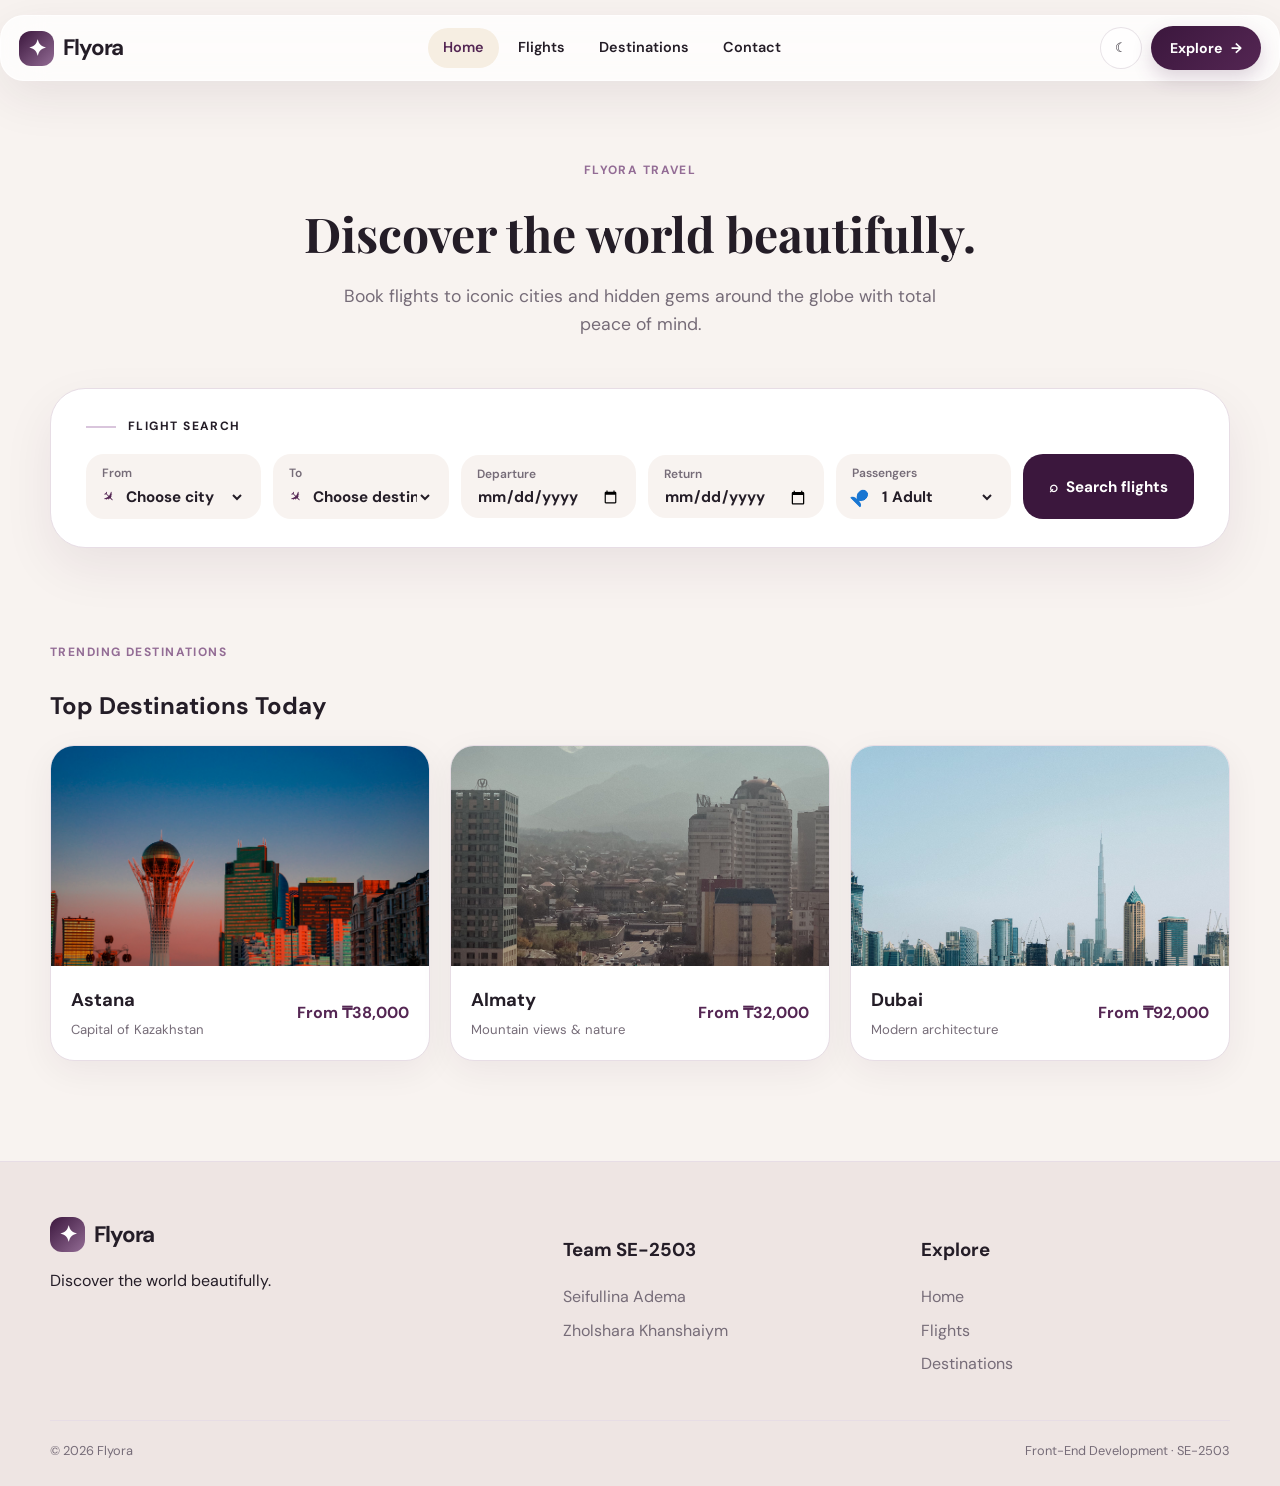
<file: Flyora-main/index.html>
<!DOCTYPE html>
<html lang="en">

<head>
  <meta charset="UTF-8">
  <meta name="viewport" content="width=device-width, initial-scale=1.0">
  <title>Flyora — Discover the world beautifully</title>
  <link rel="stylesheet" href="css/style.css">
</head>

<body>

<header class="header">
  <div class="nav-container">
    <a href="index.html" class="logo">
      <span class="logo-symbol">✦</span>
      Flyora
    </a>

    <nav class="navigation">
      <a href="index.html" class="active">Home</a>
      <a href="flights.html">Flights</a>
      <a href="destinations.html">Destinations</a>
      <a href="contact.html">Contact</a>
    </nav>

    <div class="nav-actions">
      <button class="theme-button" id="themeToggle">☾</button>
      <a href="flights.html" class="explore-button">
        Explore <span>→</span>
      </a>
    </div>
  </div>
</header>

<main>


  <section class="inner-hero">
    <div class="container">
      <span class="section-label">FLYORA TRAVEL</span>
      <h1>Discover the world beautifully.</h1>
      <p>Book flights to iconic cities and hidden gems around the globe with total peace of mind.</p>
    </div>
  </section>


  <section class="search-section">
    <div class="container">
      <div class="search-card">
        <div class="search-title">
          <span class="title-line"></span>
          <span class="title-text">FLIGHT SEARCH</span>
        </div>

        <form id="flightSearch" class="search-form">

          <div class="input-box">
            <label>From</label>
            <div class="input-field">
              <span class="icon">✈</span>
              <select id="from" required>
                <option value="" disabled selected>Choose city</option>
                <option value="Astana">Astana</option>
                <option value="Almaty">Almaty</option>
                <option value="Shymkent">Shymkent</option>
              </select>
            </div>
          </div>

          <div class="input-box">
            <label>To</label>
            <div class="input-field">
              <span class="icon">✈</span>
              <select id="to" required>
                <option value="" disabled selected>Choose destination</option>
                <option value="Almaty">Almaty</option>
                <option value="Dubai">Dubai</option>
                <option value="Astana">Astana</option>
              </select>
            </div>
          </div>

          <div class="input-box">
            <label>Departure</label>
            <div class="input-field">
              <input id="date" type="date" required>
            </div>
          </div>

          <div class="input-box">
            <label>Return</label>
            <div class="input-field">
              <input id="returnDate" type="date">
            </div>
          </div>

          <div class="input-box">
            <label>Passengers</label>
            <div class="input-field">
              <span class="icon">👤</span>
              <select id="passengers">
                <option value="1">1 Adult</option>
                <option value="2">2 Adults</option>
                <option value="3">3 Adults</option>
              </select>
            </div>
          </div>

          <button type="submit" class="search-btn">
            <span>⌕</span> Search flights
          </button>

        </form>
        <div id="searchNotice" class="form-notice"></div>
      </div>
    </div>
  </section>


  <section class="section">
    <div class="container">
      <span class="section-label">TRENDING DESTINATIONS</span>
      <h2>Top Destinations Today</h2>

      <div class="destination-grid">
        <article class="destination-card">
          <div class="destination-image">
            <img src="images/astana.jpg" alt="Astana">
          </div>
          <div class="destination-info">
            <div>
              <h3>Astana</h3>
              <p>Capital of Kazakhstan</p>
            </div>
            <strong>From ₸38,000</strong>
          </div>
        </article>

        <article class="destination-card">
          <div class="destination-image">
            <img src="images/almaty.jpg" alt="Almaty">
          </div>
          <div class="destination-info">
            <div>
              <h3>Almaty</h3>
              <p>Mountain views & nature</p>
            </div>
            <strong>From ₸32,000</strong>
          </div>
        </article>

        <article class="destination-card">
          <div class="destination-image">
            <img src="images/dubai.jpg" alt="Dubai">
          </div>
          <div class="destination-info">
            <div>
              <h3>Dubai</h3>
              <p>Modern architecture</p>
            </div>
            <strong>From ₸92,000</strong>
          </div>
        </article>
      </div>
    </div>
  </section>

</main>

<footer class="footer">
  <div class="container footer-grid">
    <div>
      <a href="index.html" class="logo">
        <span class="logo-symbol">✦</span>
        Flyora
      </a>
      <p>Discover the world beautifully.</p>
    </div>

    <div>
      <h3>Team SE-2503</h3>
      <ul>
        <li>Seifullina Adema</li>
        <li>Zholshara Khanshaiym</li>
      </ul>
    </div>

    <div>
      <h3>Explore</h3>
      <ul>
        <li><a href="index.html">Home</a></li>
        <li><a href="flights.html">Flights</a></li>
        <li><a href="destinations.html">Destinations</a></li>
      </ul>
    </div>
  </div>

  <div class="container footer-bottom">
    <span>© 2026 Flyora</span>
    <span>Front-End Development · SE-2503</span>
  </div>
</footer>

<script src="js/script.js"></script>
</body>
</html>
</file>
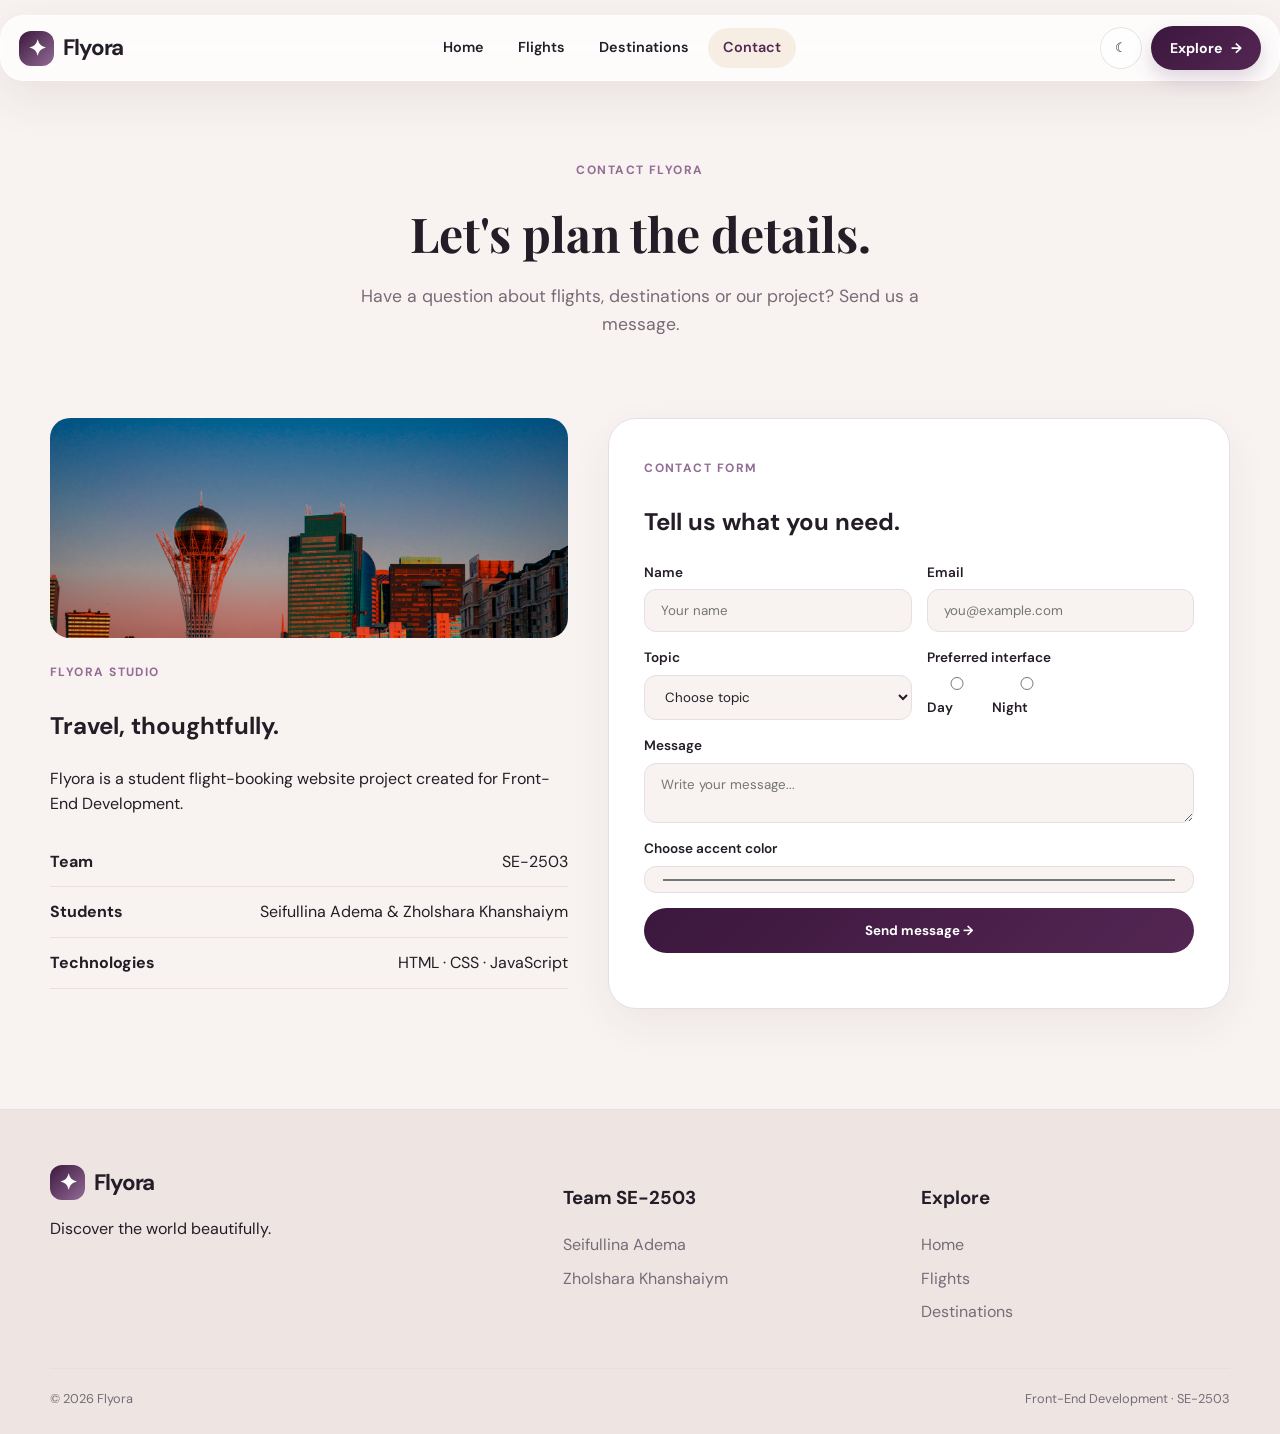
<file: Flyora-main/contact.html>
<!DOCTYPE html>
<html lang="en">

<head>
    <meta charset="UTF-8">
    <meta name="viewport" content="width=device-width, initial-scale=1.0">
    <title>Flyora — Contact</title>
    <link rel="stylesheet" href="css/style.css">
</head>

<body>

<header class="header">
    <div class="nav-container">
        <a href="index.html" class="logo">
            <span class="logo-symbol">✦</span>
            Flyora
        </a>

        <nav class="navigation">
            <a href="index.html">Home</a>
            <a href="flights.html">Flights</a>
            <a href="destinations.html">Destinations</a>
            <a href="contact.html" class="active">Contact</a>
        </nav>

        <div class="nav-actions">
            <button class="theme-button" id="themeToggle">☾</button>
            <a href="flights.html" class="explore-button">
                Explore <span>→</span>
            </a>
        </div>
    </div>
</header>

<main>

    <!-- PAGE HEADER -->
    <section class="inner-hero">
        <div class="container">
            <span class="section-label">CONTACT FLYORA</span>
            <h1>Let's plan the details.</h1>
            <p>Have a question about flights, destinations or our project? Send us a message.</p>
        </div>
    </section>

    <!-- CONTACT SECTION -->
    <section class="section">
        <div class="container contact-grid">

            <!-- INFORMATION -->
            <div class="contact-information">
                <img src="images/astana.jpg" alt="Astana city skyline" class="contact-image">

                <span class="section-label">FLYORA STUDIO</span>
                <h2>Travel, thoughtfully.</h2>
                <p>Flyora is a student flight-booking website project created for Front-End Development.</p>

                <ul class="contact-list">
                    <li>
                        <strong>Team</strong>
                        <span>SE-2503</span>
                    </li>
                    <li>
                        <strong>Students</strong>
                        <span>Seifullina Adema & Zholshara Khanshaiym</span>
                    </li>
                    <li>
                        <strong>Technologies</strong>
                        <span>HTML · CSS · JavaScript</span>
                    </li>
                </ul>
            </div>

            <!-- FORM -->
            <div class="form-card">
                <span class="section-label">CONTACT FORM</span>
                <h2>Tell us what you need.</h2>

                <form id="contactForm">
                    <div class="form-row">
                        <div class="form-group">
                            <label for="name">Name</label>
                            <input id="name" type="text" placeholder="Your name" required>
                        </div>

                        <div class="form-group">
                            <label for="email">Email</label>
                            <input id="email" type="email" placeholder="you@example.com" required>
                        </div>
                    </div>

                    <div class="form-row">
                        <div class="form-group">
                            <label for="topic">Topic</label>
                            <select id="topic" required>
                                <option value="">Choose topic</option>
                                <option>Flight question</option>
                                <option>Booking support</option>
                                <option>Destination question</option>
                                <option>Project feedback</option>
                            </select>
                        </div>

                        <div class="form-group">
                            <label>Preferred interface</label>
                            <div class="radio-group">
                                <label>
                                    <input type="radio" name="mode" value="day" required>
                                    Day
                                </label>
                                <label>
                                    <input type="radio" name="mode" value="night">
                                    Night
                                </label>
                            </div>
                        </div>
                    </div>

                    <div class="form-group">
                        <label for="message">Message</label>
                        <textarea id="message" placeholder="Write your message..." required></textarea>
                    </div>

                    <div class="form-group">
                        <label for="color">Choose accent color</label>
                        <input id="color" type="color" value="#542653" class="color-input">
                    </div>

                    <button type="submit" class="form-submit">
                        Send message <span>→</span>
                    </button>

                    <div id="formNotice" class="form-notice"></div>
                </form>
            </div>

        </div>
    </section>

</main>

<footer class="footer">
    <div class="container footer-grid">
        <div>
            <a href="index.html" class="logo">
                <span class="logo-symbol">✦</span>
                Flyora
            </a>
            <p>Discover the world beautifully.</p>
        </div>

        <div>
            <h3>Team SE-2503</h3>
            <ul>
                <li>Seifullina Adema</li>
                <li>Zholshara Khanshaiym</li>
            </ul>
        </div>

        <div>
            <h3>Explore</h3>
            <ul>
                <li><a href="index.html">Home</a></li>
                <li><a href="flights.html">Flights</a></li>
                <li><a href="destinations.html">Destinations</a></li>
            </ul>
        </div>
    </div>

    <div class="container footer-bottom">
        <span>© 2026 Flyora</span>
        <span>Front-End Development · SE-2503</span>
    </div>
</footer>

<script src="js/script.js"></script>
</body>
</html>
</file>
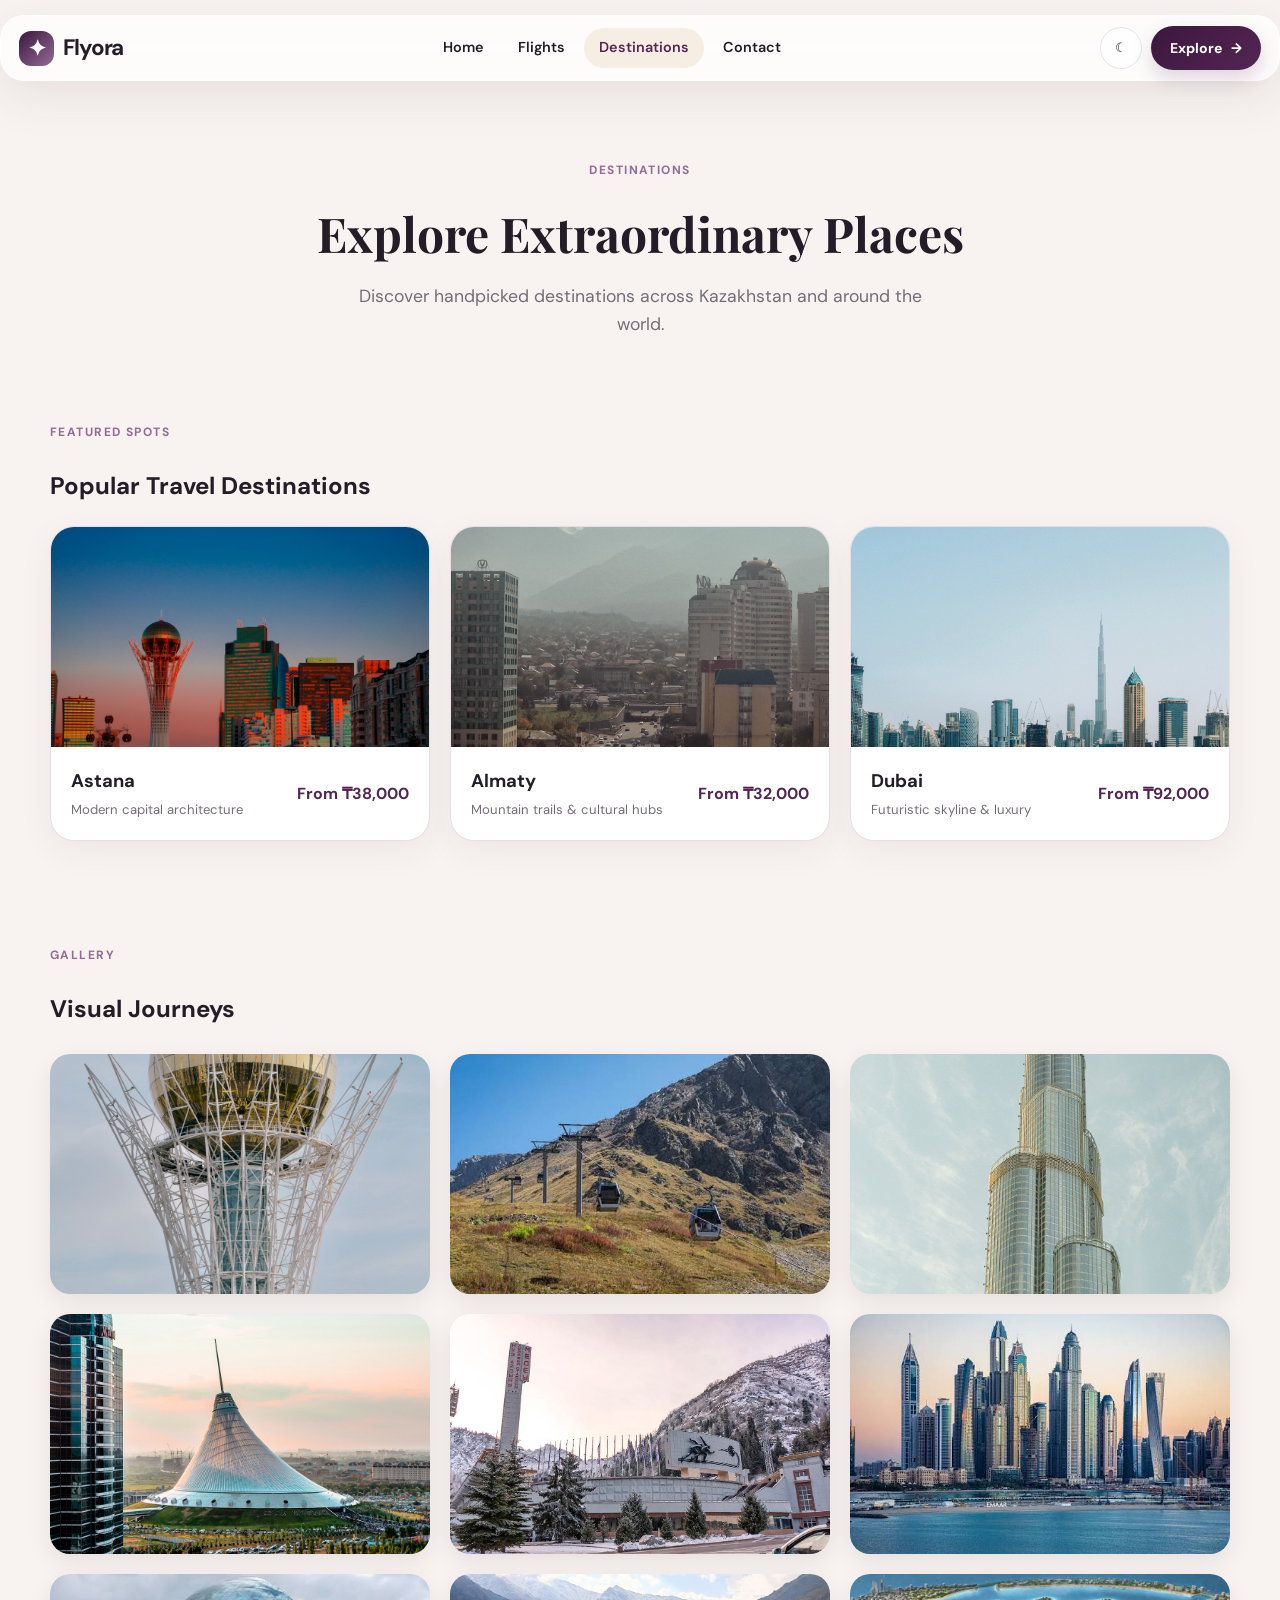
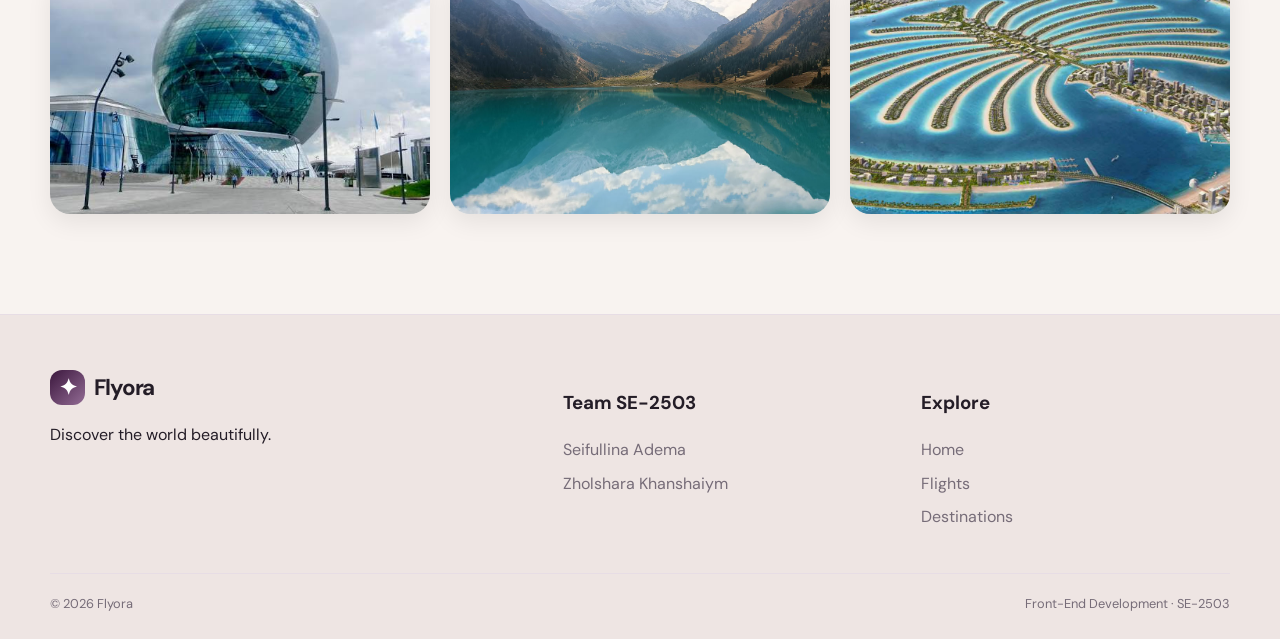
<file: Flyora-main/destinations.html>
<!DOCTYPE html>
<html lang="en">

<head>
    <meta charset="UTF-8">
    <meta name="viewport" content="width=device-width, initial-scale=1.0">
    <title>Flyora — Destinations</title>
    <link rel="stylesheet" href="css/style.css">
</head>

<body>

<header class="header">
    <div class="nav-container">
        <a href="index.html" class="logo">
            <span class="logo-symbol">✦</span>
            Flyora
        </a>

        <nav class="navigation">
            <a href="index.html">Home</a>
            <a href="flights.html">Flights</a>
            <a href="destinations.html" class="active">Destinations</a>
            <a href="contact.html">Contact</a>
        </nav>

        <div class="nav-actions">
            <button class="theme-button" id="themeToggle">☾</button>
            <a href="flights.html" class="explore-button">
                Explore <span>→</span>
            </a>
        </div>
    </div>
</header>

<main>


    <section class="inner-hero">
        <div class="container">
            <span class="section-label">DESTINATIONS</span>
            <h1>Explore Extraordinary Places</h1>
            <p>Discover handpicked destinations across Kazakhstan and around the world.</p>
        </div>
    </section>


    <section class="section">
        <div class="container">
            <span class="section-label">FEATURED SPOTS</span>
            <h2>Popular Travel Destinations</h2>

            <div class="destination-grid">

                <article class="destination-card">
                    <div class="destination-image">
                        <img src="images/astana.jpg" alt="Astana">
                    </div>
                    <div class="destination-info">
                        <div>
                            <h3>Astana</h3>
                            <p>Modern capital architecture</p>
                        </div>
                        <strong>From ₸38,000</strong>
                    </div>
                </article>

                <article class="destination-card">
                    <div class="destination-image">
                        <img src="images/almaty.jpg" alt="Almaty">
                    </div>
                    <div class="destination-info">
                        <div>
                            <h3>Almaty</h3>
                            <p>Mountain trails & cultural hubs</p>
                        </div>
                        <strong>From ₸32,000</strong>
                    </div>
                </article>

                <article class="destination-card">
                    <div class="destination-image">
                        <img src="images/dubai.jpg" alt="Dubai">
                    </div>
                    <div class="destination-info">
                        <div>
                            <h3>Dubai</h3>
                            <p>Futuristic skyline & luxury</p>
                        </div>
                        <strong>From ₸92,000</strong>
                    </div>
                </article>

            </div>
        </div>
    </section>


    <section class="section">
        <div class="container">
            <span class="section-label">GALLERY</span>
            <h2>Visual Journeys</h2>

            <div class="gallery-grid">

                <div class="gallery-item">
                    <img src="images/baiterek.jpg" alt="Baiterek Tower">
                    <div class="gallery-overlay">
                        <h3>Baiterek Tower</h3>
                        <p>Astana, Kazakhstan</p>
                    </div>
                </div>

                <div class="gallery-item">
                    <img src="images/shymbulak.jpg" alt="Shymbulak Resort">
                    <div class="gallery-overlay">
                        <h3>Shymbulak</h3>
                        <p>Almaty, Kazakhstan</p>
                    </div>
                </div>

                <div class="gallery-item">
                    <img src="images/burjkhalifa.jpg" alt="Burj Khalifa">
                    <div class="gallery-overlay">
                        <h3>Burj Khalifa</h3>
                        <p>Dubai, UAE</p>
                    </div>
                </div>

                <div class="gallery-item">
                    <img src="images/khanshatyr.jpg" alt="Khan Shatyr">
                    <div class="gallery-overlay">
                        <h3>Khan Shatyr</h3>
                        <p>Astana, Kazakhstan</p>
                    </div>
                </div>

                <div class="gallery-item">
                    <img src="images/medeu.jpg" alt="Medeu">
                    <div class="gallery-overlay">
                        <h3>Medeu Ice Rink</h3>
                        <p>Almaty, Kazakhstan</p>
                    </div>
                </div>

                <div class="gallery-item">
                    <img src="images/dubaimarina.jpg" alt="Dubai Marina">
                    <div class="gallery-overlay">
                        <h3>Dubai Marina</h3>
                        <p>Dubai, UAE</p>
                    </div>
                </div>

                <div class="gallery-item">
                    <img src="images/nuralem.jpg" alt="Nur Alem Expo">
                    <div class="gallery-overlay">
                        <h3>Nur Alem</h3>
                        <p>Astana, Kazakhstan</p>
                    </div>
                </div>

                <div class="gallery-item">
                    <img src="images/bao.jpg" alt="Big Almaty Lake">
                    <div class="gallery-overlay">
                        <h3>Big Almaty Lake</h3>
                        <p>Almaty, Kazakhstan</p>
                    </div>
                </div>

                <div class="gallery-item">
                    <img src="images/palm.jpg" alt="Palm Jumeirah">
                    <div class="gallery-overlay">
                        <h3>Palm Jumeirah</h3>
                        <p>Dubai, UAE</p>
                    </div>
                </div>

            </div>
        </div>
    </section>

</main>

<footer class="footer">
    <div class="container footer-grid">
        <div>
            <a href="index.html" class="logo">
                <span class="logo-symbol">✦</span>
                Flyora
            </a>
            <p>Discover the world beautifully.</p>
        </div>

        <div>
            <h3>Team SE-2503</h3>
            <ul>
                <li>Seifullina Adema</li>
                <li>Zholshara Khanshaiym</li>
            </ul>
        </div>

        <div>
            <h3>Explore</h3>
            <ul>
                <li><a href="index.html">Home</a></li>
                <li><a href="flights.html">Flights</a></li>
                <li><a href="destinations.html">Destinations</a></li>
            </ul>
        </div>
    </div>

    <div class="container footer-bottom">
        <span>© 2026 Flyora</span>
        <span>Front-End Development · SE-2503</span>
    </div>
</footer>

<script src="js/script.js"></script>
</body>
</html>
</file>
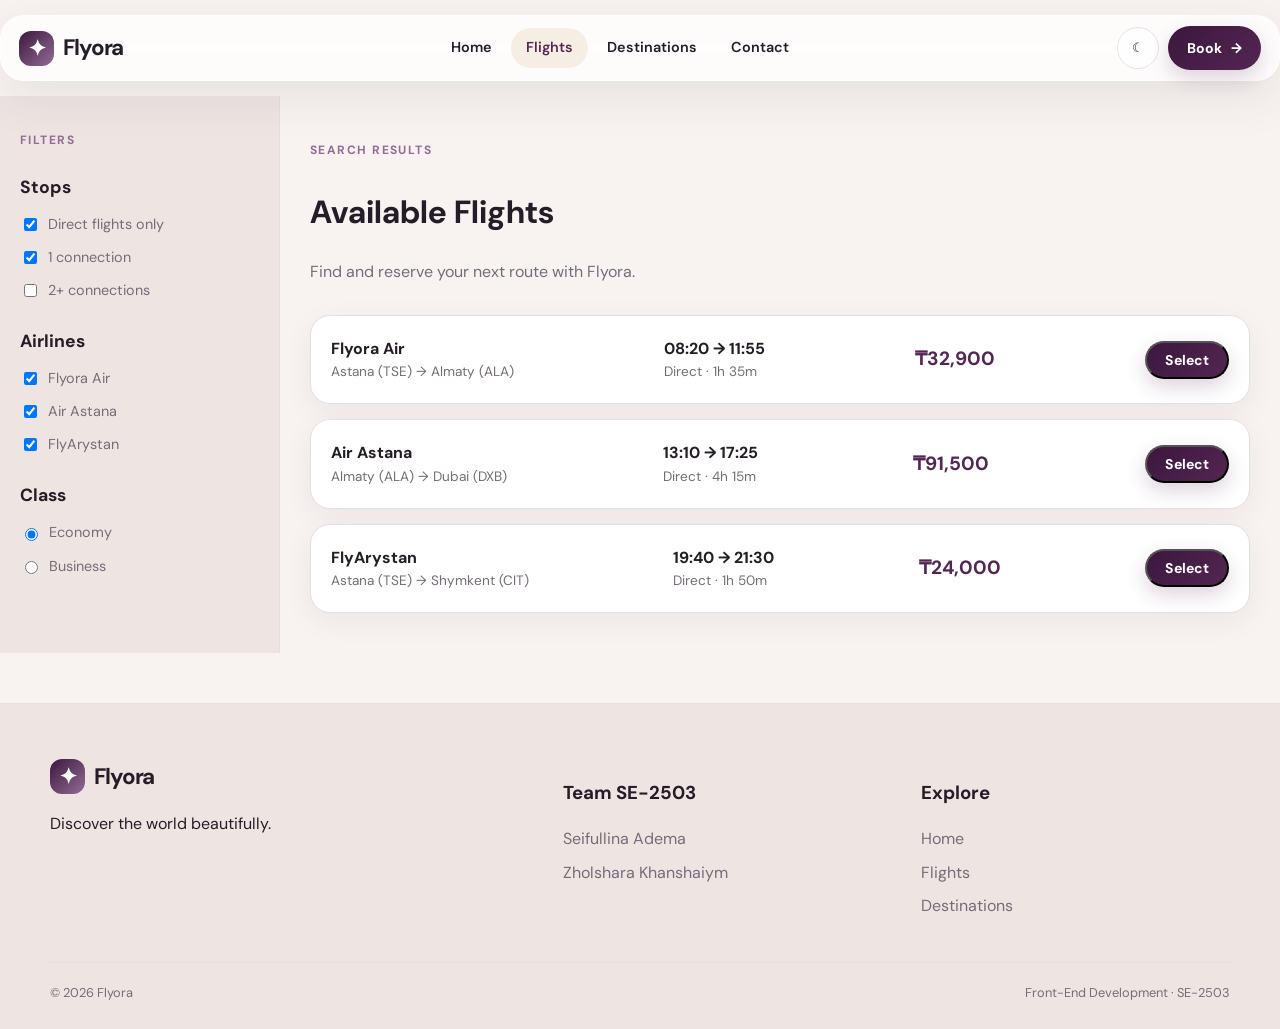
<file: Flyora-main/flights.html>
<!DOCTYPE html>
<html lang="en">

<head>
    <meta charset="UTF-8">
    <meta name="viewport" content="width=device-width, initial-scale=1.0">
    <title>Flyora — Flights</title>
    <link rel="stylesheet" href="css/style.css">
</head>

<body>


<div class="grid-page-layout">


    <header class="header grid-header-area">
        <div class="nav-container">
            <a href="index.html" class="logo">
                <span class="logo-symbol">✦</span>
                Flyora
            </a>

            <nav class="navigation">
                <a href="index.html">Home</a>
                <a href="flights.html" class="active">Flights</a>
                <a href="destinations.html">Destinations</a>
                <a href="contact.html">Contact</a>
            </nav>

            <div class="nav-actions">
                <button class="theme-button" id="themeToggle">☾</button>
                <a href="contact.html" class="explore-button">
                    Book <span>→</span>
                </a>
            </div>
        </div>
    </header>


    <aside class="grid-sidebar-area">
        <span class="section-label">FILTERS</span>

        <div class="sidebar-box">
            <h3>Stops</h3>
            <label><input type="checkbox" checked> Direct flights only</label>
            <label><input type="checkbox" checked> 1 connection</label>
            <label><input type="checkbox"> 2+ connections</label>
        </div>

        <div class="sidebar-box">
            <h3>Airlines</h3>
            <label><input type="checkbox" checked> Flyora Air</label>
            <label><input type="checkbox" checked> Air Astana</label>
            <label><input type="checkbox" checked> FlyArystan</label>
        </div>

        <div class="sidebar-box">
            <h3>Class</h3>
            <label><input type="radio" name="class" checked> Economy</label>
            <label><input type="radio" name="class"> Business</label>
        </div>
    </aside>


    <main class="grid-main-area">
        <span class="section-label">SEARCH RESULTS</span>
        <h1>Available Flights</h1>
        <p style="color: var(--muted); margin-bottom: 30px;">Find and reserve your next route with Flyora.</p>

        <div class="flight-list">

            <article class="flight-card-item">
                <div>
                    <strong>Flyora Air</strong>
                    <p style="color: var(--muted); font-size: 0.85rem; margin: 0;">Astana (TSE) → Almaty (ALA)</p>
                </div>
                <div>
                    <strong>08:20 → 11:55</strong>
                    <p style="color: var(--muted); font-size: 0.85rem; margin: 0;">Direct · 1h 35m</p>
                </div>
                <strong style="color: var(--plum); font-size: 1.2rem;">₸32,900</strong>
                <button class="explore-button" style="padding: 8px 18px;">Select</button>
            </article>

            <article class="flight-card-item">
                <div>
                    <strong>Air Astana</strong>
                    <p style="color: var(--muted); font-size: 0.85rem; margin: 0;">Almaty (ALA) → Dubai (DXB)</p>
                </div>
                <div>
                    <strong>13:10 → 17:25</strong>
                    <p style="color: var(--muted); font-size: 0.85rem; margin: 0;">Direct · 4h 15m</p>
                </div>
                <strong style="color: var(--plum); font-size: 1.2rem;">₸91,500</strong>
                <button class="explore-button" style="padding: 8px 18px;">Select</button>
            </article>

            <article class="flight-card-item">
                <div>
                    <strong>FlyArystan</strong>
                    <p style="color: var(--muted); font-size: 0.85rem; margin: 0;">Astana (TSE) → Shymkent (CIT)</p>
                </div>
                <div>
                    <strong>19:40 → 21:30</strong>
                    <p style="color: var(--muted); font-size: 0.85rem; margin: 0;">Direct · 1h 50m</p>
                </div>
                <strong style="color: var(--plum); font-size: 1.2rem;">₸24,000</strong>
                <button class="explore-button" style="padding: 8px 18px;">Select</button>
            </article>

        </div>
    </main>


    <footer class="footer grid-footer-area">
        <div class="container footer-grid">
            <div>
                <a href="index.html" class="logo">
                    <span class="logo-symbol">✦</span>
                    Flyora
                </a>
                <p>Discover the world beautifully.</p>
            </div>

            <div>
                <h3>Team SE-2503</h3>
                <ul>
                    <li>Seifullina Adema</li>
                    <li>Zholshara Khanshaiym</li>
                </ul>
            </div>

            <div>
                <h3>Explore</h3>
                <ul>
                    <li><a href="index.html">Home</a></li>
                    <li><a href="flights.html">Flights</a></li>
                    <li><a href="destinations.html">Destinations</a></li>
                </ul>
            </div>
        </div>

        <div class="container footer-bottom">
            <span>© 2026 Flyora</span>
            <span>Front-End Development · SE-2503</span>
        </div>
    </footer>

</div>

<script src="js/script.js"></script>
</body>
</html>
</file>
<file: Flyora-main/css/style.css>
@import url('https://fonts.googleapis.com/css2?family=DM+Sans:wght@400;500;600;700&family=Playfair+Display:wght@500;600;700&display=swap');

:root {
    --cream: #f8f3f0;
    --cream-dark: #eee5e3;
    --white: #ffffff;
    --plum: #542653;
    --plum-dark: #3b173d;
    --plum-light: #936c95;
    --lavender: #d9c5dc;
    --gold: #d8b47c;
    --gold-light: #f2e6d3;
    --text: #241d27;
    --muted: #766c78;
    --border: #e7dde5;
    --shadow: 0 25px 70px rgba(68,35,72,.13);
}

[data-theme="dark"] {
    --cream: #171217;
    --cream-dark: #211a22;
    --white: #281f29;
    --plum: #dfc0df;
    --plum-dark: #f0d3ef;
    --plum-light: #c99dca;
    --lavender: #49364c;
    --gold: #e2c18b;
    --gold-light: #3a2f26;
    --text: #f8f2f7;
    --muted: #b8adb8;
    --border: #3d323f;
    --shadow: 0 25px 70px rgba(0,0,0,.38);
}

/* RESET */
* {
    box-sizing: border-box;
}

html {
    scroll-behavior: smooth;
}

body {
    margin: 0;
    font-family: "DM Sans", Arial, sans-serif;
    background: var(--cream);
    color: var(--text);
    line-height: 1.6;
    transition: background .35s ease, color .35s ease;
}

img {
    display: block;
    max-width: 100%;
}

a {
    color: inherit;
    text-decoration: none;
}

button, input, select, textarea {
    font-family: inherit;
}

.container {
    width: min(1180px, calc(100% - 40px));
    margin: 0 auto;
}

/* =========================================================
   HEADER & NAVIGATION
   ========================================================= */
.header {
    position: sticky;
    top: 0;
    z-index: 100;
    padding: 15px 0;
    background: var(--cream);
}

.nav-container {
    height: 66px;
    padding: 0 18px;
    display: flex;
    align-items: center;
    justify-content: space-between;
    border: 1px solid rgba(255,255,255,.7);
    border-radius: 24px;
    background: rgba(255,255,255,.75);
    backdrop-filter: blur(22px);
    box-shadow: 0 15px 50px rgba(50,30,50,.09);
}

[data-theme="dark"] .nav-container {
    background: rgba(39,29,41,.82);
    border-color: rgba(255,255,255,.08);
}

.logo {
    display: flex;
    align-items: center;
    gap: 9px;
    font-size: 1.4rem;
    font-weight: 700;
    letter-spacing: -.05em;
}

.logo-symbol {
    width: 35px;
    height: 35px;
    display: grid;
    place-items: center;
    border-radius: 12px;
    background: linear-gradient(135deg, var(--plum-dark), var(--plum-light));
    color: white;
}

.navigation {
    display: flex;
    align-items: center;
    gap: 4px;
}

.navigation a {
    padding: 8px 15px;
    border-radius: 999px;
    color: var(--text);
    font-size: .9rem;
    font-weight: 600;
    transition: .25s ease;
}

.navigation a:hover,
.navigation a.active {
    background: rgba(216,180,124,.2);
    color: var(--plum);
}

.nav-actions {
    display: flex;
    align-items: center;
    gap: 9px;
}

.theme-button {
    width: 42px;
    height: 42px;
    border: 1px solid rgba(100,70,100,.15);
    border-radius: 50%;
    background: rgba(255,255,255,.65);
    color: var(--text);
    cursor: pointer;
    transition: .25s;
}

.theme-button:hover {
    transform: rotate(15deg);
}

.explore-button {
    display: flex;
    align-items: center;
    gap: 9px;
    padding: 11px 19px;
    border-radius: 999px;
    color: white;
    background: linear-gradient(135deg, var(--plum-dark), var(--plum));
    font-size: .88rem;
    font-weight: 700;
    box-shadow: 0 8px 20px rgba(84,38,83,.2);
    transition: .25s;
}

.explore-button:hover {
    transform: translateY(-2px);
}

/* =========================================================
   HERO & SECTION LABELS
   ========================================================= */
.inner-hero {
    padding: 60px 0 30px;
    text-align: center;
}

.inner-hero h1 {
    font-family: "Playfair Display", Georgia, serif;
    font-size: 3rem;
    margin: 10px 0;
}

.inner-hero p {
    color: var(--muted);
    font-size: 1.1rem;
    max-width: 600px;
    margin: 0 auto;
}

.section-label {
    display: inline-block;
    font-size: 0.75rem;
    font-weight: 700;
    letter-spacing: 0.12em;
    color: var(--plum-light);
    text-transform: uppercase;
    margin-bottom: 5px;
}

/* =========================================================
   ORIGINAL HORIZONTAL FLIGHT SEARCH BAR (EXACT AS SCREENSHOT)
   ========================================================= */
.search-section {
    padding: 20px 0 40px;
}

.search-card {
    background: var(--white);
    border-radius: 35px;
    padding: 28px 35px;
    box-shadow: 0 20px 50px rgba(60, 30, 60, 0.08);
    border: 1px solid var(--border);
}

.search-title {
    display: flex;
    align-items: center;
    gap: 12px;
    margin-bottom: 18px;
}

.title-line {
    width: 30px;
    height: 2px;
    background: var(--lavender);
}

.title-text {
    font-size: 0.75rem;
    font-weight: 700;
    letter-spacing: 0.12em;
    color: var(--text);
    text-transform: uppercase;
}

.search-form {
    display: flex;
    align-items: center;
    gap: 12px;
    flex-wrap: wrap;
}

.input-box {
    flex: 1;
    min-width: 150px;
    background: var(--cream);
    padding: 10px 16px;
    border-radius: 18px;
    display: flex;
    flex-direction: column;
}

.input-box label {
    font-size: 0.75rem;
    font-weight: 600;
    color: var(--muted);
    margin-bottom: 2px;
}

.input-field {
    display: flex;
    align-items: center;
    gap: 8px;
}

.input-field .icon {
    font-size: 0.9rem;
    color: var(--plum);
    transform: rotate(45deg);
    display: inline-block;
}

.input-field select,
.input-field input {
    width: 100%;
    border: none;
    background: transparent;
    color: var(--text);
    font-size: 0.95rem;
    font-weight: 700;
    outline: none;
    cursor: pointer;
    font-family: inherit;
    padding: 0;
}

.search-btn {
    background: var(--plum-dark);
    color: #ffffff;
    border: none;
    padding: 16px 26px;
    border-radius: 20px;
    font-weight: 700;
    font-size: 0.95rem;
    cursor: pointer;
    display: flex;
    align-items: center;
    gap: 8px;
    white-space: nowrap;
    transition: all 0.25s ease;
    align-self: stretch;
}

.search-btn:hover {
    background: var(--plum);
    transform: translateY(-2px);
    box-shadow: 0 8px 20px rgba(59, 23, 61, 0.3);
}

/* =========================================================
   TASK 2. CARDS / DESTINATIONS (FLEXBOX)
   ========================================================= */
.section {
    padding: 50px 0;
}

.destination-grid {
    display: flex;
    gap: 20px;
    flex-wrap: wrap;
    margin-top: 20px;
}

.destination-card {
    flex: 1;
    min-width: 280px;
    overflow: hidden;
    border: 1px solid var(--border);
    border-radius: 24px;
    background: var(--white);
    box-shadow: 0 10px 35px rgba(50,25,50,.06);
    transition: .35s ease;
    display: flex;
    flex-direction: column;
}

.destination-card:hover {
    transform: translateY(-8px);
    box-shadow: var(--shadow);
}

.destination-image {
    height: 220px;
    position: relative;
    overflow: hidden;
}

.destination-image img {
    width: 100%;
    height: 100%;
    object-fit: cover;
    transition: transform .6s ease;
}

.destination-card:hover .destination-image img {
    transform: scale(1.07);
}

.destination-info {
    padding: 20px;
    display: flex;
    align-items: center;
    justify-content: space-between;
    margin-top: auto;
}

.destination-info h3 {
    margin: 0;
    font-size: 1.15rem;
}

.destination-info p {
    margin: 3px 0 0;
    color: var(--muted);
    font-size: .82rem;
}

.destination-info strong {
    color: var(--plum);
}

/* =========================================================
   TASK 4. GALLERY GRID (3x3)
   ========================================================= */
.gallery-grid {
    display: grid;
    grid-template-columns: repeat(3, 1fr);
    gap: 20px;
    margin-top: 25px;
}

.gallery-item {
    position: relative;
    height: 240px;
    border-radius: 20px;
    overflow: hidden;
    box-shadow: 0 8px 25px rgba(0,0,0,0.08);
}

.gallery-item img {
    width: 100%;
    height: 100%;
    object-fit: cover;
    transition: transform 0.5s ease;
}

.gallery-overlay {
    position: absolute;
    inset: 0;
    background: rgba(59, 23, 61, 0.75);
    backdrop-filter: blur(4px);
    color: white;
    display: flex;
    flex-direction: column;
    justify-content: center;
    align-items: center;
    opacity: 0;
    transition: opacity 0.35s ease;
    text-align: center;
    padding: 15px;
}

.gallery-overlay h3 {
    font-family: "Playfair Display", Georgia, serif;
    font-size: 1.4rem;
    margin: 0 0 5px 0;
}

.gallery-overlay p {
    font-size: 0.85rem;
    color: var(--gold-light);
    margin: 0;
}

.gallery-item:hover .gallery-overlay {
    opacity: 1;
}

.gallery-item:hover img {
    transform: scale(1.08);
}

/* =========================================================
   TASK 3. PAGE LAYOUT WITH GRID AREAS (FLIGHTS PAGE)
   ========================================================= */
.grid-page-layout {
    display: grid;
    grid-template-columns: 280px 1fr;
    grid-template-rows: auto 1fr auto;
    grid-template-areas:
        "header header"
        "sidebar main"
        "footer footer";
    min-height: 100vh;
}

.grid-header-area { grid-area: header; }
.grid-sidebar-area {
    grid-area: sidebar;
    background: var(--cream-dark);
    padding: 30px 20px;
    border-right: 1px solid var(--border);
}
.grid-main-area {
    grid-area: main;
    padding: 40px 30px;
}
.grid-footer-area { grid-area: footer; }

.sidebar-box {
    margin-bottom: 25px;
}

.sidebar-box h3 {
    font-size: 1.1rem;
    margin-bottom: 12px;
}

.sidebar-box label {
    display: flex;
    align-items: center;
    gap: 8px;
    margin-bottom: 10px;
    font-size: .9rem;
    color: var(--muted);
    cursor: pointer;
}

.flight-list {
    display: flex;
    flex-direction: column;
    gap: 15px;
    margin-top: 20px;
}

.flight-card-item {
    display: flex;
    justify-content: space-between;
    align-items: center;
    padding: 20px;
    border: 1px solid var(--border);
    border-radius: 20px;
    background: var(--white);
    box-shadow: 0 8px 30px rgba(40,20,40,.06);
}

/* =========================================================
   CONTACT FORM STYLES
   ========================================================= */
.contact-grid {
    display: grid;
    grid-template-columns: 1fr 1.2fr;
    gap: 40px;
}

.contact-image {
    width: 100%;
    height: 220px;
    object-fit: cover;
    border-radius: 20px;
    margin-bottom: 20px;
}

.contact-list {
    list-style: none;
    padding: 0;
    margin: 20px 0;
}

.contact-list li {
    display: flex;
    justify-content: space-between;
    padding: 12px 0;
    border-bottom: 1px solid var(--border);
}

.form-card {
    background: var(--white);
    padding: 35px;
    border-radius: 28px;
    border: 1px solid var(--border);
    box-shadow: 0 15px 45px rgba(50, 25, 50, 0.06);
}

.form-row {
    display: flex;
    gap: 15px;
}

.form-group {
    flex: 1;
    display: flex;
    flex-direction: column;
    gap: 6px;
    margin-bottom: 15px;
}

.form-group label {
    font-size: 0.85rem;
    font-weight: 600;
}

.form-group input,
.form-group select,
.form-group textarea {
    width: 100%;
    padding: 12px 16px;
    border: 1px solid var(--border);
    border-radius: 12px;
    background: var(--cream);
    color: var(--text);
    outline: none;
}

.radio-group {
    display: flex;
    gap: 15px;
    align-items: center;
    height: 42px;
}

.form-submit {
    width: 100%;
    padding: 14px;
    border: none;
    border-radius: 999px;
    background: linear-gradient(135deg, var(--plum-dark), var(--plum));
    color: white;
    font-weight: 700;
    cursor: pointer;
}

.form-notice {
    margin-top: 15px;
    padding: 10px;
    border-radius: 10px;
    background: rgba(216, 180, 124, 0.2);
    display: none;
}

.form-notice.show {
    display: block;
}

/* =========================================================
   FOOTER
   ========================================================= */
.footer {
    padding: 55px 0 25px;
    background: var(--cream-dark);
    border-top: 1px solid var(--border);
    margin-top: 50px;
}

.footer-grid {
    display: grid;
    grid-template-columns: 1.5fr 1fr 1fr;
    gap: 50px;
}

.footer-grid ul {
    list-style: none;
    padding: 0;
    margin: 0;
}

.footer-grid li {
    margin-bottom: 8px;
    color: var(--muted);
}

.footer-bottom {
    display: flex;
    justify-content: space-between;
    margin-top: 35px;
    padding-top: 20px;
    border-top: 1px solid var(--border);
    color: var(--muted);
    font-size: .8rem;
}

/* RESPONSIVE */
@media(max-width: 900px) {
    .search-form {
        flex-direction: column;
        align-items: stretch;
    }
    .grid-page-layout {
        grid-template-columns: 1fr;
        grid-template-areas: "header" "main" "sidebar" "footer";
    }
    .gallery-grid {
        grid-template-columns: repeat(2, 1fr);
    }
    .contact-grid {
        grid-template-columns: 1fr;
    }
}

@media(max-width: 600px) {
    .gallery-grid {
        grid-template-columns: 1fr;
    }
}
</file>
